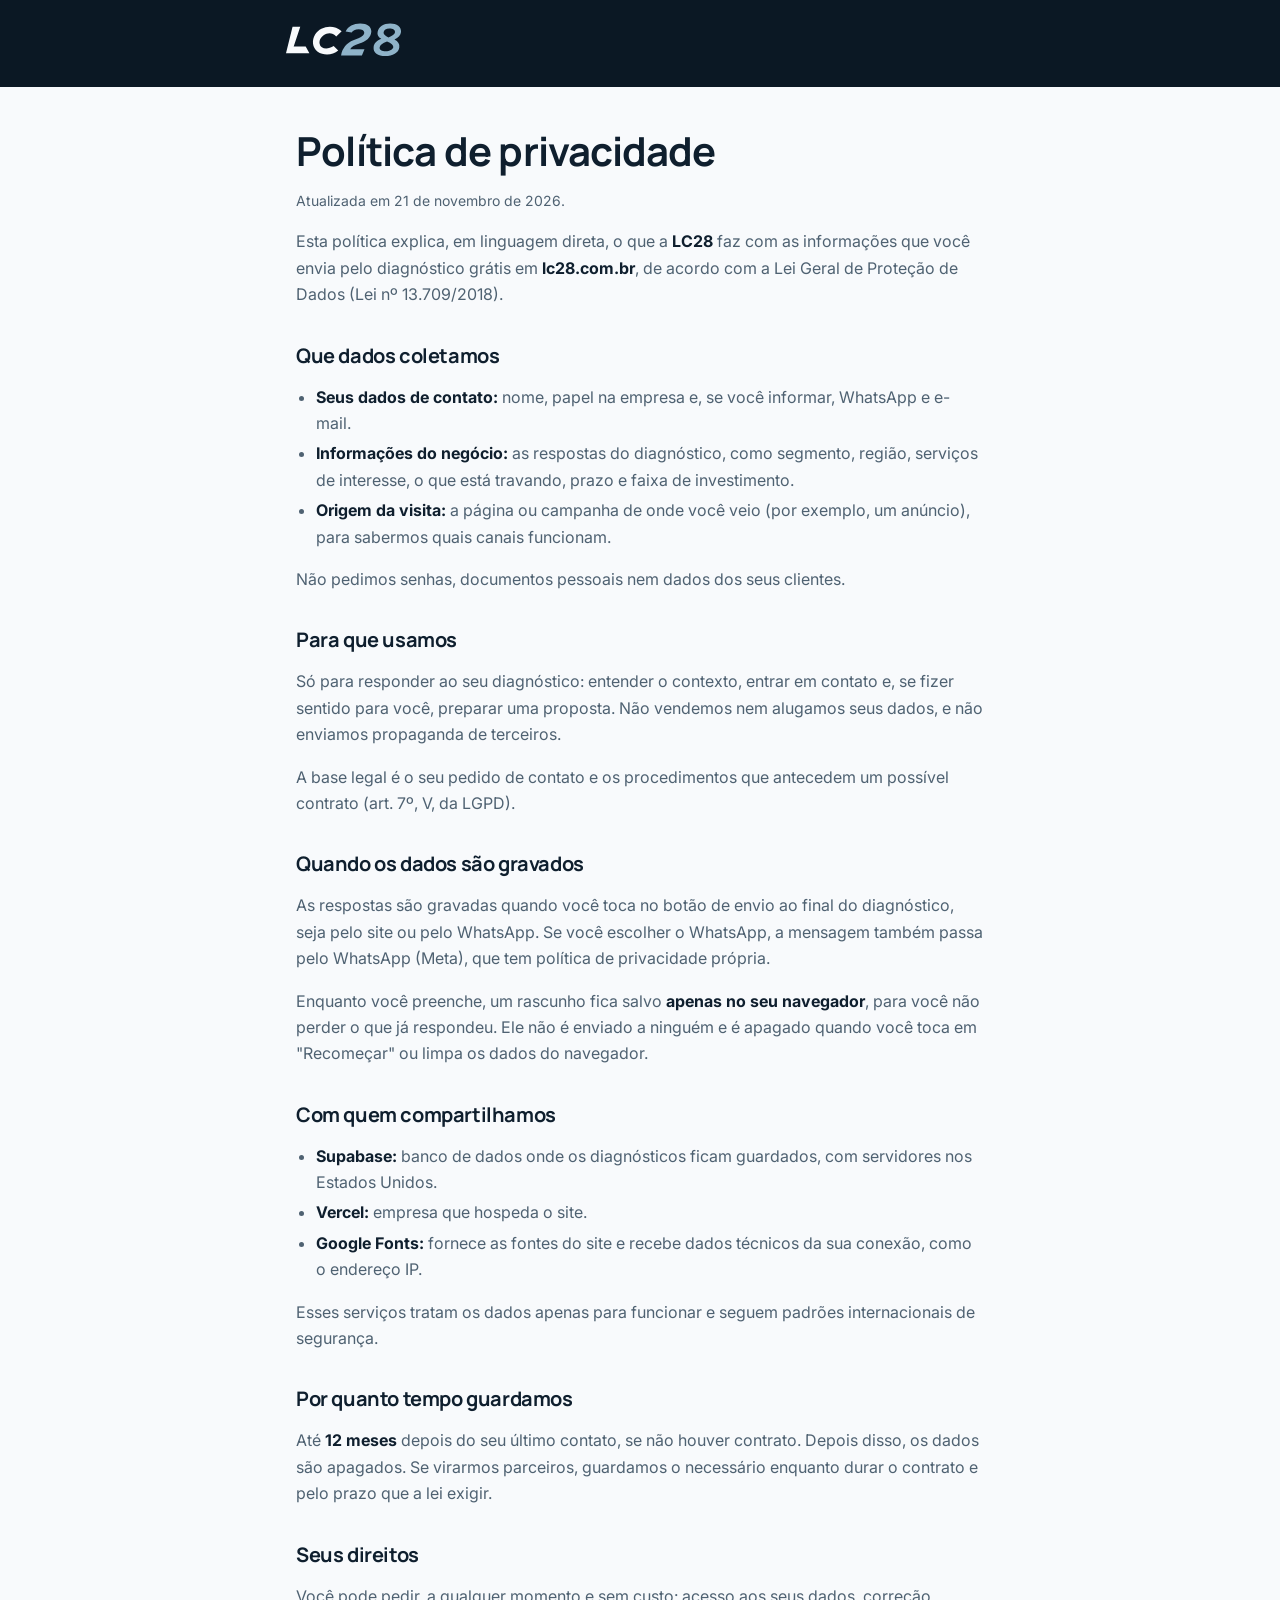
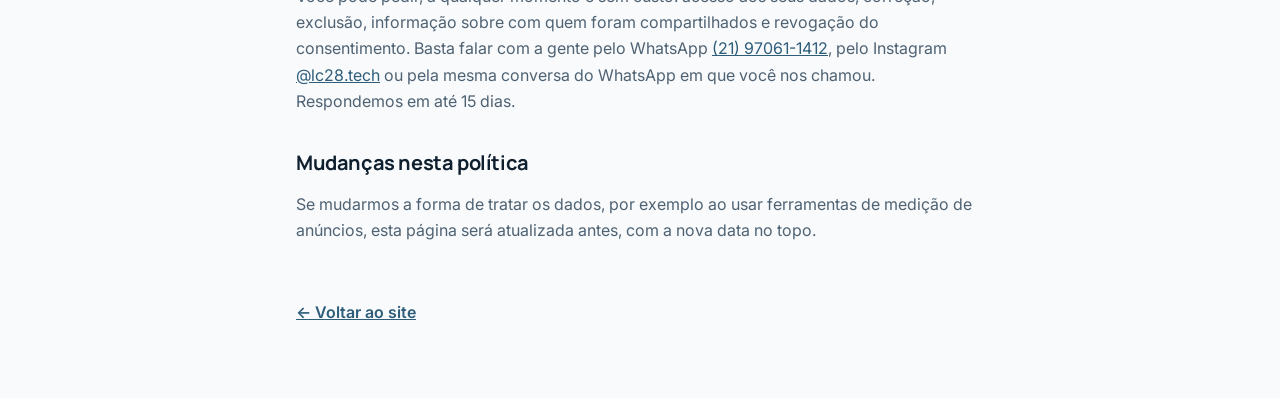
<file: politica-de-privacidade.html>
<!doctype html>
<html lang="pt-BR">
<head>
<meta charset="utf-8">
<meta name="viewport" content="width=device-width, initial-scale=1">
<title>Política de privacidade · LC28</title>
<meta name="description" content="Como a LC28 trata os dados enviados pelo diagnóstico grátis do site.">
<link rel="canonical" href="https://lc28.com.br/politica-de-privacidade.html">
<link rel="icon" href="favicon.ico" sizes="any">
<link rel="icon" href="img/favicon.svg" type="image/svg+xml">
<meta name="theme-color" content="#0B1824">
<link rel="preconnect" href="https://fonts.googleapis.com">
<link rel="preconnect" href="https://fonts.gstatic.com" crossorigin>
<link rel="stylesheet" href="https://fonts.googleapis.com/css2?family=Manrope:wght@700&family=Inter:wght@400;600&display=swap">
<style>
  :root{--ink:#0F1F2E;--muted:#4F6272;--line:#D5E1EA;--paper:#F8FAFC;--action:#2E5D7A;--mist:#8FB3C9}
  *{box-sizing:border-box}
  body{margin:0;background:var(--paper);color:var(--ink);font:16px/1.65 "Inter","Segoe UI",system-ui,sans-serif}
  header{background:#0B1824;padding:18px 16px}
  header a{display:inline-block}
  main{max-width:720px;margin:0 auto;padding:40px 16px 72px}
  h1,h2{font-family:"Manrope","Segoe UI",system-ui,sans-serif;font-weight:700;letter-spacing:-.02em;line-height:1.2}
  h1{font-size:clamp(30px,6vw,40px);margin:0 0 8px}
  h2{font-size:20px;margin:36px 0 8px}
  p,li{color:var(--muted)}
  ul{padding-left:20px}
  li+li{margin-top:4px}
  strong{color:var(--ink)}
  a{color:var(--action)}
  .updated{font-size:14px}
  .back{display:inline-block;margin-top:40px;font-weight:600}
  .wrap{max-width:720px;margin:0 auto}
</style>
</head>
<body>
<header><div class="wrap"><a href="/" aria-label="LC28, voltar ao site"><img src="img/logo-principal-negativa.svg" alt="LC28" width="129" height="44"></a></div></header>
<main>
  <h1>Política de privacidade</h1>
  <p class="updated">Atualizada em 21 de novembro de 2026.</p>

  <p>Esta política explica, em linguagem direta, o que a <strong>LC28</strong> faz com as informações que você envia pelo diagnóstico grátis em <strong>lc28.com.br</strong>, de acordo com a Lei Geral de Proteção de Dados (Lei nº 13.709/2018).</p>

  <h2>Que dados coletamos</h2>
  <ul>
    <li><strong>Seus dados de contato:</strong> nome, papel na empresa e, se você informar, WhatsApp e e-mail.</li>
    <li><strong>Informações do negócio:</strong> as respostas do diagnóstico, como segmento, região, serviços de interesse, o que está travando, prazo e faixa de investimento.</li>
    <li><strong>Origem da visita:</strong> a página ou campanha de onde você veio (por exemplo, um anúncio), para sabermos quais canais funcionam.</li>
  </ul>
  <p>Não pedimos senhas, documentos pessoais nem dados dos seus clientes.</p>

  <h2>Para que usamos</h2>
  <p>Só para responder ao seu diagnóstico: entender o contexto, entrar em contato e, se fizer sentido para você, preparar uma proposta. Não vendemos nem alugamos seus dados, e não enviamos propaganda de terceiros.</p>
  <p>A base legal é o seu pedido de contato e os procedimentos que antecedem um possível contrato (art. 7º, V, da LGPD).</p>

  <h2>Quando os dados são gravados</h2>
  <p>As respostas são gravadas quando você toca no botão de envio ao final do diagnóstico, seja pelo site ou pelo WhatsApp. Se você escolher o WhatsApp, a mensagem também passa pelo WhatsApp (Meta), que tem política de privacidade própria.</p>
  <p>Enquanto você preenche, um rascunho fica salvo <strong>apenas no seu navegador</strong>, para você não perder o que já respondeu. Ele não é enviado a ninguém e é apagado quando você toca em "Recomeçar" ou limpa os dados do navegador.</p>

  <h2>Com quem compartilhamos</h2>
  <ul>
    <li><strong>Supabase:</strong> banco de dados onde os diagnósticos ficam guardados, com servidores nos Estados Unidos.</li>
    <li><strong>Vercel:</strong> empresa que hospeda o site.</li>
    <li><strong>Google Fonts:</strong> fornece as fontes do site e recebe dados técnicos da sua conexão, como o endereço IP.</li>
  </ul>
  <p>Esses serviços tratam os dados apenas para funcionar e seguem padrões internacionais de segurança.</p>

  <h2>Por quanto tempo guardamos</h2>
  <p>Até <strong>12 meses</strong> depois do seu último contato, se não houver contrato. Depois disso, os dados são apagados. Se virarmos parceiros, guardamos o necessário enquanto durar o contrato e pelo prazo que a lei exigir.</p>

  <h2>Seus direitos</h2>
  <p>Você pode pedir, a qualquer momento e sem custo: acesso aos seus dados, correção, exclusão, informação sobre com quem foram compartilhados e revogação do consentimento. Basta falar com a gente pelo WhatsApp <a href="https://wa.me/5521970611412" target="_blank" rel="noopener">(21) 97061-1412</a>, pelo Instagram <a href="https://instagram.com/lc28.tech" target="_blank" rel="noopener">@lc28.tech</a> ou pela mesma conversa do WhatsApp em que você nos chamou. Respondemos em até 15 dias.</p>

  <h2>Mudanças nesta política</h2>
  <p>Se mudarmos a forma de tratar os dados, por exemplo ao usar ferramentas de medição de anúncios, esta página será atualizada antes, com a nova data no topo.</p>

  <a class="back" href="/">← Voltar ao site</a>
</main>
</body>
</html>
</file>
